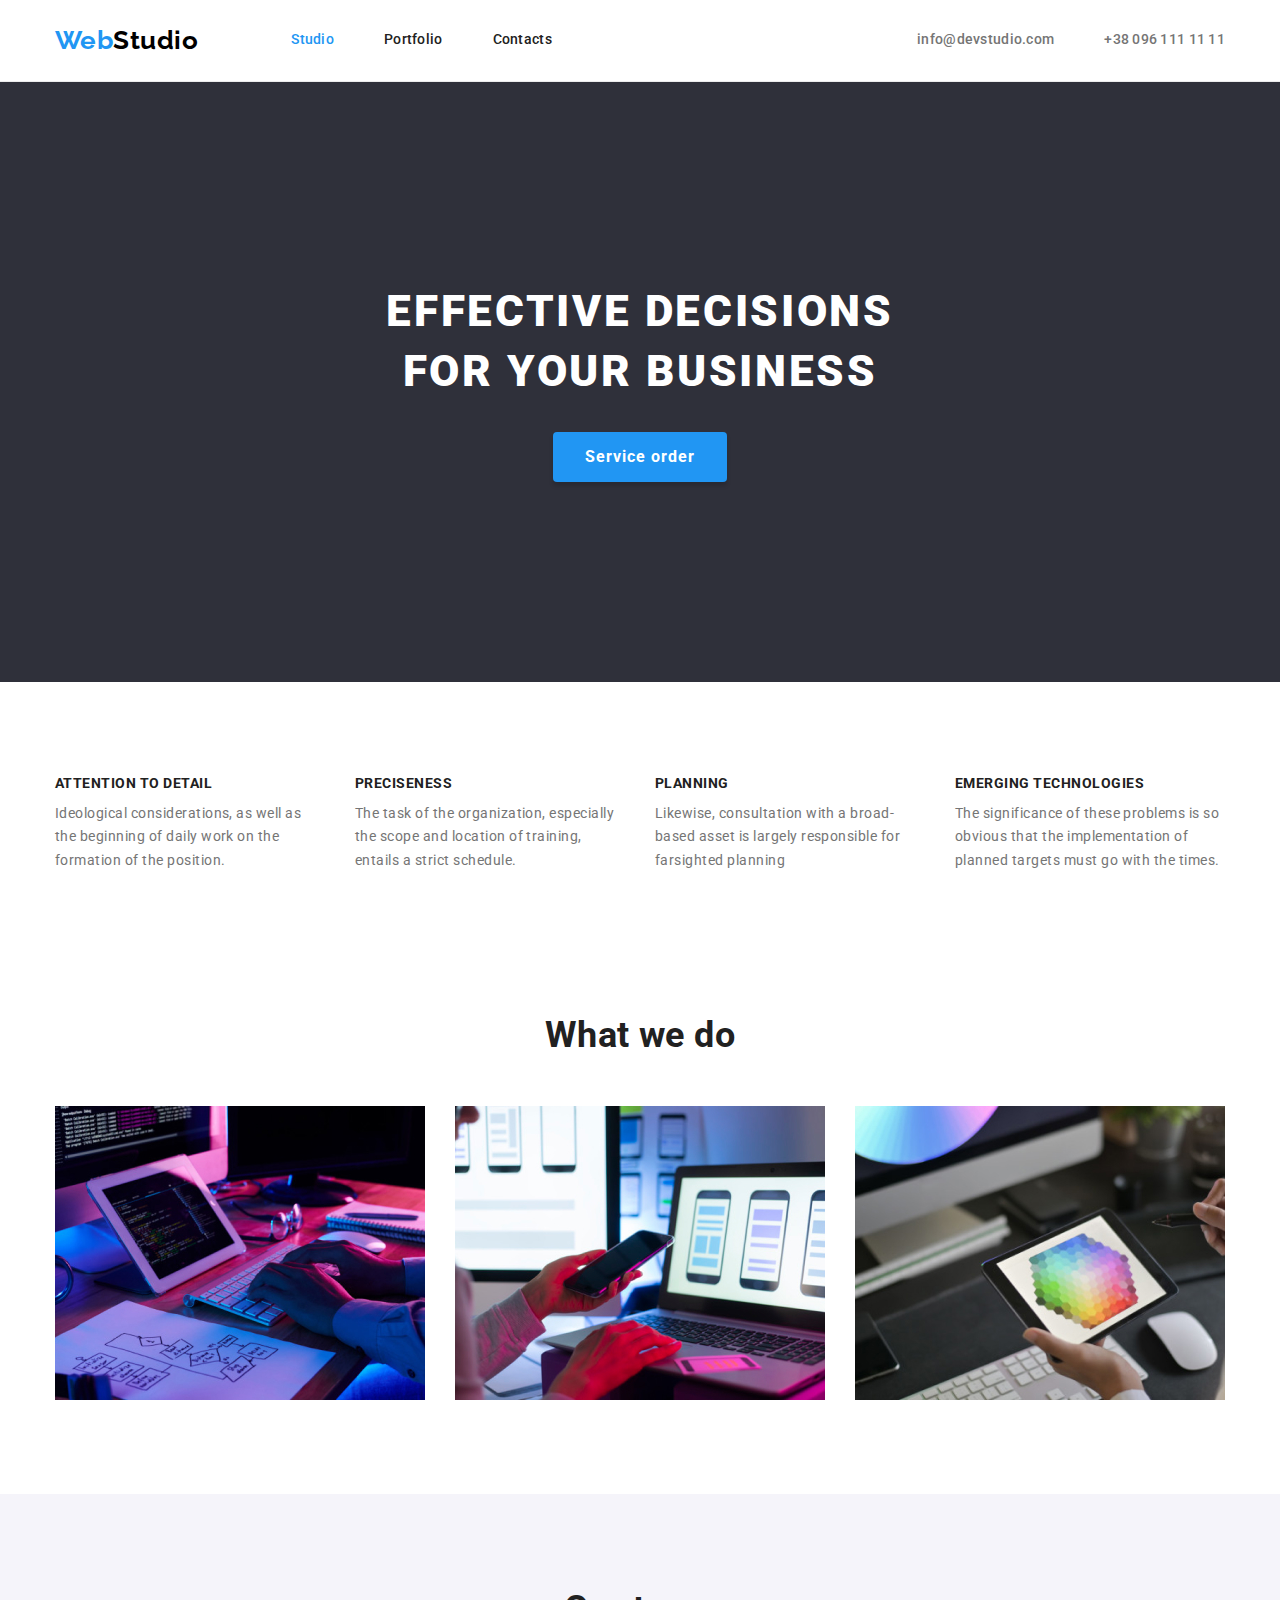
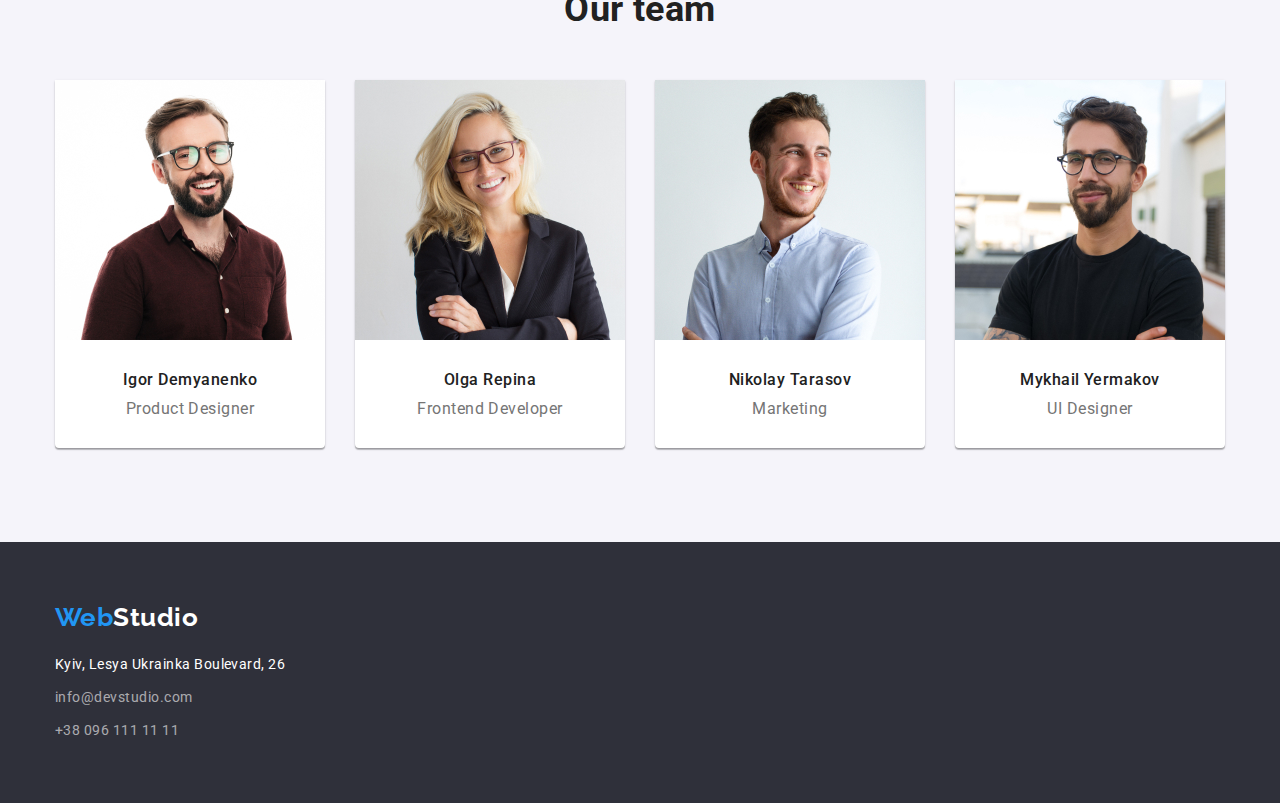
<file: index.html>
<!DOCTYPE html>
<html lang="en">
    <head>
        <meta charset="UTF-8">
        <meta http-equiv="X-UA-Compatible" content="IE=edge">
        <meta name="viewport" content="width=device-width, initial-scale=1.0">
        <link rel="icon" href="./imgs/logo-WebStudio.jpg">
        <title>Web Studio (Version 2.1)</title>
        <link rel="preconnect" href="https://fonts.gstatic.com">
        <link rel="stylesheet" href="https://fonts.googleapis.com/css2?family=Raleway:wght@700&family=Roboto:wght@400;500;700;900&display=swap">
        <link rel="stylesheet" href="https://cdnjs.cloudflare.com/ajax/libs/modern-normalize/1.0.0/modern-normalize.min.css">
        <link rel="stylesheet" href="./css/styles.css">
    </head>

    <body>
        <!-- HEADER -->
        <header class="header-border">
            <div class="container header-position">
                <nav class="header-nav">
                    <a href="./index.html" class="link header-logo"><span class="logo logo-accent">Web</span><span class="logo">Studio</span></a>
                    <ul class="list nav-list">
                        <li class="nav-link"><a href="./index.html" class="link nav-text current">Studio</a></li>
                        <li class="nav-link"><a href="./portfolio.html" class="link nav-text">Portfolio</a></li>
                        <li class="nav-link"><a href="#" class="link nav-text">Contacts</a></li>
                    </ul>
                </nav>
                <ul class="list nav-contacts">
                    <li class="contact-item"><a href="mailto:info@devstudio.com" class="link header-contacts">info@devstudio.com</a></li>
                    <li class="contact-item"><a href="tel:+380961111111" class="link header-contacts">+38 096 111 11 11</a></li>
                </ul>
            </div>
        </header>

        <main>
            <!-- HERO -->
            
                <section class="hero-section">
                    <div class="hero-wrap">
                        <h1 class="hero-title">Effective decisions for your business</h1>
                        <button type="button" class="btn hero-btn-style">Service order</button>
                    </div>
                </section>
            

            <!-- FEATURES -->
            <section class="section features-section">
                <div class="container">
                    <h2 class="section-title visually-hidden">Features</h2>
                    <ul class="list section-list">
                        <li class="section-item-four">
                            <h3 class="features-suptitle">Attention to detail</h3>
                            <p class="features-text">Ideological considerations, as well as the beginning of daily work on the formation of the position.</p>
                        </li>

                        <li class="section-item-four">
                            <h3 class="features-suptitle">Preciseness</h3>
                            <p class="features-text">The task of the organization, especially the scope and location of training, entails a strict schedule.</p>
                        </li>

                        <li class="section-item-four">
                            <h3 class="features-suptitle">Planning</h3>
                            <p class="features-text">Likewise, consultation with a broad-based asset is largely responsible for farsighted planning</p>
                        </li>

                        <li class="section-item-four">
                            <h3 class="features-suptitle">Emerging technologies</h3>
                            <p class="features-text">The significance of these problems is so obvious that the implementation of planned targets must go with the times.</p>
                        </li>
                    </ul>
                </div>
            </section>

            <!-- WHAT WE DO -->
            <section class="section">
                <div class="container">
                    <h2 class="section-title">What we do</h2>
                    <ul class="list section-list">
                        <li class="section-item-three"><img src="./imgs/desk-whatwedo/whatwedo-1.jpg" width="370" height="294" alt="Laying out html"></li>
                        <li class="section-item-three"><img src="./imgs/desk-whatwedo/whatwedo-2.jpg" width="370" height="294" alt="Creating cells' apps"></li>
                        <li class="section-item-three"><img src="./imgs/desk-whatwedo/whatwedo-3.jpg" width="370" height="294" alt="Featuring appearance"></li>
                    </ul>
                </div>
            </section>

            <!-- OUR TEAM -->
            <section class="section our-team">
                <div class="container">
                    <h2 class="section-title">Our team</h2>
                    <ul class="list section-list">
                        <li class="section-item-four section-box">
                            <img src="./imgs/desk-team/team-1.jpg" width="270" height="260" alt="Team worker Igor Demyanenko">
                            <div class="section-text-wrap">
                                <h3 class="our-team-suptitle">Igor Demyanenko</h3>
                                <p class="our-team-name">Product Designer</p>
                            </div>
                        </li>
                    
                        <li class="section-item-four section-box">
                            <img src="./imgs/desk-team/team-2.jpg" width="270" height="260" alt="Team worker Olga Repina">
                            <div class="section-text-wrap">
                                <h3 class="our-team-suptitle">Olga Repina</h3>
                                <p class="our-team-name">Frontend Developer</p>
                            </div>
                        </li>
                    
                        <li class="section-item-four section-box">
                            <img src="./imgs/desk-team/team-3.jpg" width="270" height="260" alt="Team worker Nikolay Tarasov">
                            <div class="section-text-wrap">
                                <h3 class="our-team-suptitle">Nikolay Tarasov</h3>
                                <p class="our-team-name">Marketing</p>
                            </div>
                        </li>
                    
                        <li class="section-item-four section-box">
                            <img src="./imgs/desk-team/team-4.jpg" width="270" height="260" alt="Team worker Mykhail Yermakov">
                            <div class="section-text-wrap">
                                <h3 class="our-team-suptitle">Mykhail Yermakov</h3>
                                <p class="our-team-name">UI Designer</p>
                            </div>
                        </li>
                    </ul>
                </div>
            </section>
        </main>

        <footer class="footer-bg-color">
            <div class="container">
                <section class="footer-section">
                    <h2 class="section-title visually-hidden">Address</h2>
                    <a href="./index.html" class="link footer-logo"><span class="logo logo-accent">Web</span><span class="logo logo-footer-accent">Studio</span></a>
                    <address>
                        <ul class="list">
                            <li class="address-item"><a href="#" rel="noopener noreferrer" class="link footer-address">Kyiv, Lesya Ukrainka Boulevard, 26</a></li>
                            <li class="address-item"><a href="mailto:info@devstudio.com" class="link footer-contacts">info@devstudio.com</a></li> 
                            <li class="address-item"><a href="tel:+380961111111" class="link footer-contacts">+38 096 111 11 11</a></li>        
                        </ul>
                    </address>
                </section>
            </div>
        </footer>

    </body>
</html>
</file>
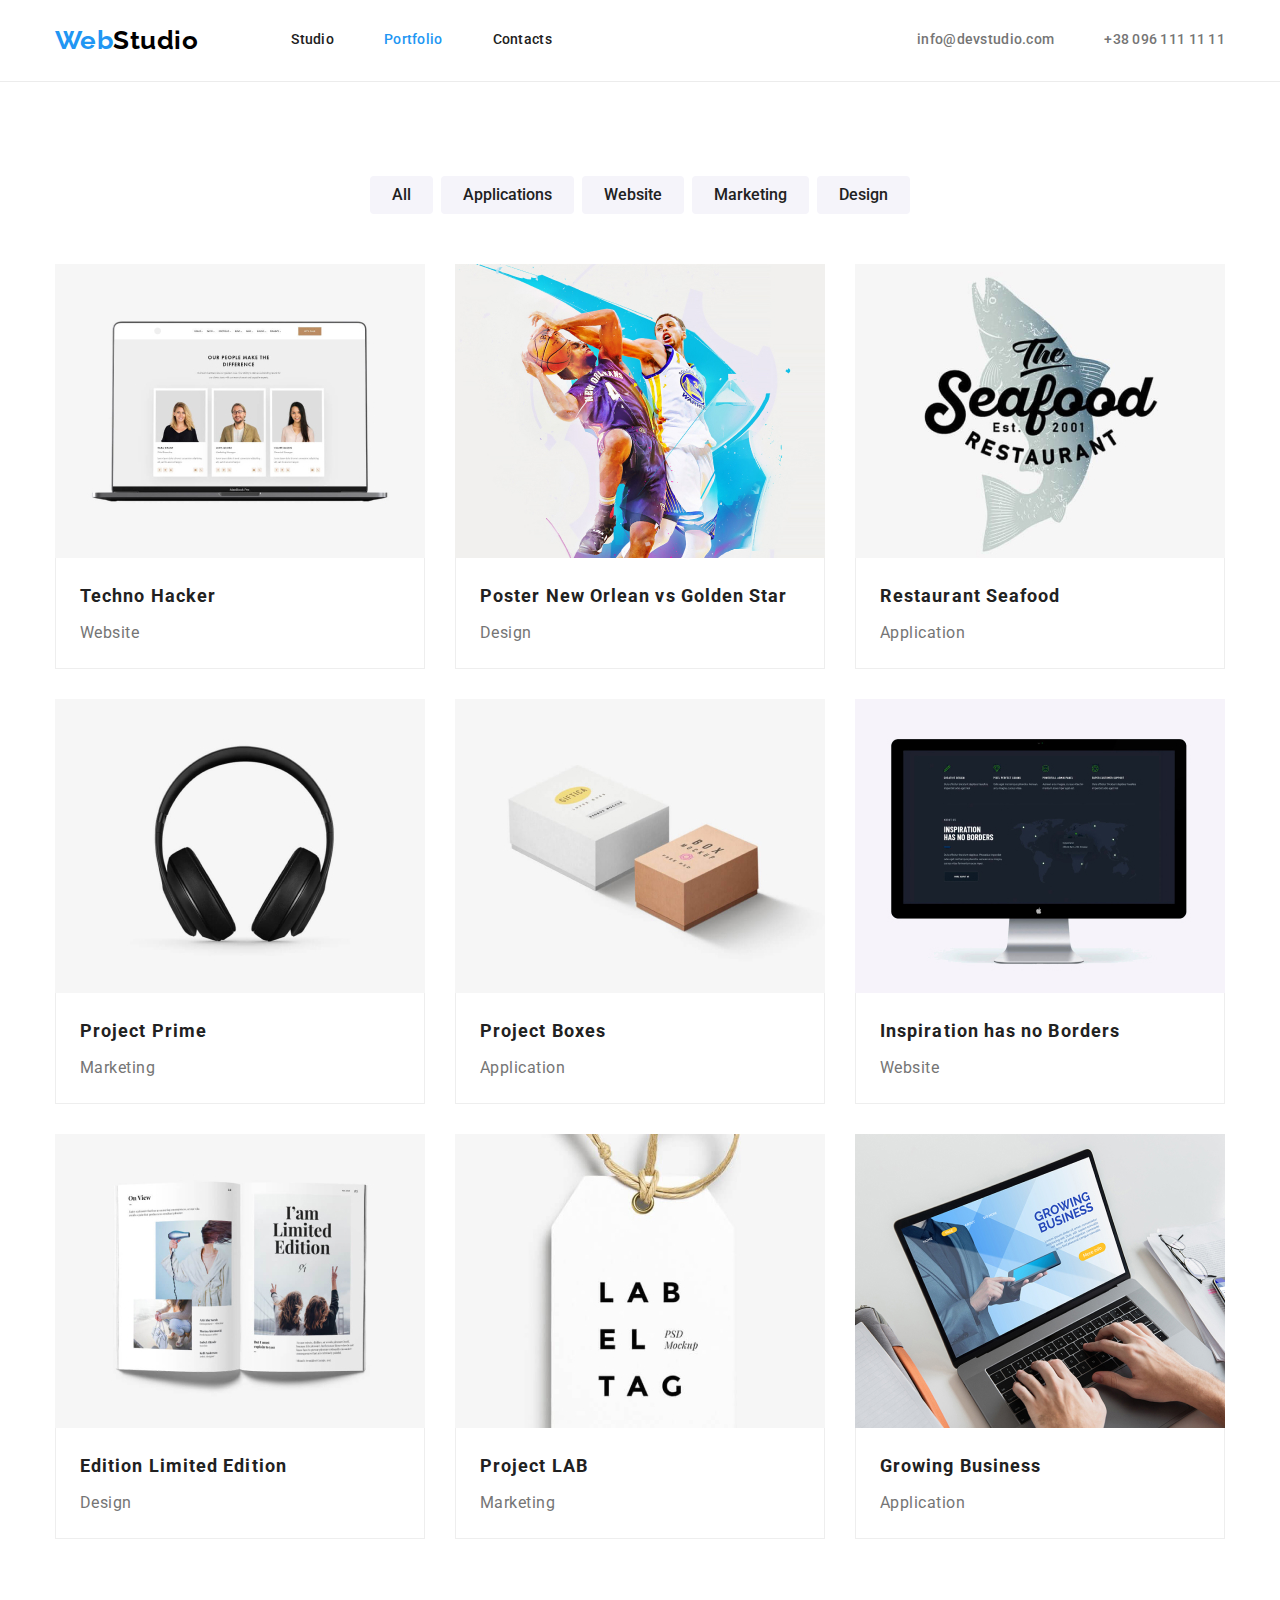
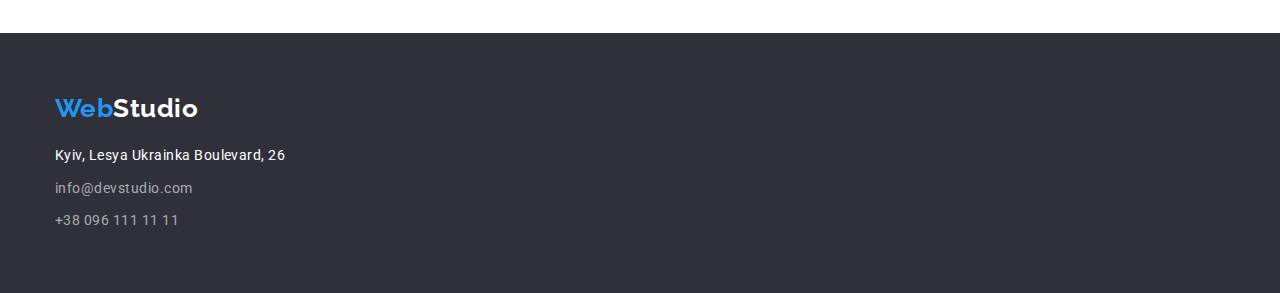
<file: portfolio.html>
<!DOCTYPE html>
<html lang="en">
    <head>
        <meta charset="UTF-8">
        <meta http-equiv="X-UA-Compatible" content="IE=edge">
        <meta name="viewport" content="width=device-width, initial-scale=1.0">
        <link rel="icon" href="./imgs/logo-WebStudio.jpg">
        <title>Web Studio (Version 2.1)</title>
        <link rel="preconnect" href="https://fonts.gstatic.com">
        <link rel="stylesheet" href="https://fonts.googleapis.com/css2?family=Raleway:wght@700&family=Roboto:wght@400;500;700;900&display=swap">
        <link rel="stylesheet" href="https://cdnjs.cloudflare.com/ajax/libs/modern-normalize/1.0.0/modern-normalize.min.css">
        <link rel="stylesheet" href="./css/styles.css">
    </head>

    <body>
        <!-- HEADER -->
        <header class="header-border">
            <div class="container header-position">
                <nav class="header-nav">
                    <a href="./index.html" class="link header-logo"><span class="logo logo-accent">Web</span><span class="logo">Studio</span></a>
                    <ul class="list nav-list">
                        <li class="nav-link"><a href="./index.html" class="link nav-text">Studio</a></li>
                        <li class="nav-link"><a href="./portfolio.html" class="link nav-text current">Portfolio</a></li>
                        <li class="nav-link"><a href="#" class="link nav-text">Contacts</a></li>
                    </ul>
                </nav>
                <ul class="list nav-contacts">
                    <li class="contact-item"><a href="mailto:info@devstudio.com" class="link header-contacts">info@devstudio.com</a></li>
                    <li class="contact-item"><a href="tel:+380961111111" class="link header-contacts">+38 096 111 11 11</a></li>
                </ul>
            </div>
        </header>

        <main>
            <section class="section">
                <div class="container">
                    <h1 class="section-title visually-hidden">Filters</h1>
                    <ul class="list section-filters">
                        <li class="filters-btn"><button type="button" class="btn filter-btn-style">All</button></li>
                        <li class="filters-btn"><button type="button" class="btn filter-btn-style">Applications</button></li>
                        <li class="filters-btn"><button type="button" class="btn filter-btn-style">Website</button></li>
                        <li class="filters-btn"><button type="button" class="btn filter-btn-style">Marketing</button></li>
                        <li class="filters-btn"><button type="button" class="btn filter-btn-style">Design</button></li>
                    </ul>
                                    
                    <h2 class="section-title visually-hidden">Portfolio</h2>
                    <ul class="list section-list">
                        <li class="btn portf-box section-item-three">
                            <img src="./imgs/desk-portf/portf-1.jpg" width="370" height="294" alt="Notebook with website page">
                            <div class="portf-box-border">
                                <h3 class="portfolio-suptitle">Techno Hacker</h3>
                                <p class="portfolio-text">Website</p>
                            </div>
                        </li>
                        <li class="btn portf-box section-item-three">
                            <img src="./imgs/desk-portf/portf-2.jpg" width="370" height="294" alt="Poster with football players">
                            <div class="portf-box-border">
                                <h3 class="portfolio-suptitle">Poster New Orlean vs Golden Star</h3>
                                <p class="portfolio-text">Design</p>
                            </div>
                        </li>
                        <li class="btn portf-box section-item-three">
                            <img src="./imgs/desk-portf/portf-3.jpg" width="370" height="294" alt="Restaurant logotype">
                            <div class="portf-box-border">
                                <h3 class="portfolio-suptitle">Restaurant Seafood</h3>
                                <p class="portfolio-text">Application</p>
                            </div>
                        </li>
                        <li class="btn portf-box section-item-three">
                            <img src="./imgs/desk-portf/portf-4.jpg" width="370" height="294" alt="Headphones">
                            <div class="portf-box-border">
                                <h3 class="portfolio-suptitle">Project Prime</h3>
                                <p class="portfolio-text">Marketing</p>
                            </div>
                        </li>
                        <li class="btn portf-box section-item-three">
                            <img src="./imgs/desk-portf/portf-5.jpg" width="370" height="294" alt="One big and one smaller boxes">
                            <div class="portf-box-border">
                                <h3 class="portfolio-suptitle">Project Boxes</h3>
                                <p class="portfolio-text">Application</p>
                            </div>
                        </li>
                        <li class="btn portf-box section-item-three">
                            <img src="./imgs/desk-portf/portf-6.jpg" width="370" height="294" alt="Big monitor with black website">
                            <div class="portf-box-border">
                                <h3 class="portfolio-suptitle">Inspiration has no Borders</h3>
                                <p class="portfolio-text">Website</p>
                            </div>
                        </li>
                        <li class="btn portf-box section-item-three">
                            <img src="./imgs/desk-portf/portf-7.jpg" width="370" height="294" alt="Opened book">
                            <div class="portf-box-border">
                                <h3 class="portfolio-suptitle">Edition Limited Edition</h3>
                                <p class="portfolio-text">Design</p>
                            </div>
                        </li>
                        <li class="btn portf-box section-item-three">
                            <img src="./imgs/desk-portf/portf-8.jpg" width="370" height="294" alt="Label with the name of project LAB">
                            <div class="portf-box-border">
                                <h3 class="portfolio-suptitle">Project LAB</h3>
                                <p class="portfolio-text">Marketing</p>
                            </div>
                        </li>
                        <li class="btn portf-box section-item-three">
                            <img src="./imgs/desk-portf/portf-9.jpg" width="370" height="294" alt="Notebook with printing hands">
                            <div class="portf-box-border">
                                <h3 class="portfolio-suptitle">Growing Business</h3>
                                <p class="portfolio-text">Application</p>
                            </div>
                        </li>
                    </ul>
                </div>
            </section>
        </main>

        <footer class="footer-bg-color">
            <div class="container">
                <section class="footer-section">
                    <h2 class="section-title visually-hidden">Address</h2>
                    <a href="./index.html" class="link footer-logo"><span class="logo logo-accent">Web</span><span class="logo logo-footer-accent">Studio</span></a>
                    <address>
                        <ul class="list">
                            <li class="address-item"><a href="#" rel="noopener noreferrer" class="link footer-address">Kyiv, Lesya Ukrainka Boulevard, 26</a></li>
                            <li class="address-item"><a href="mailto:info@devstudio.com" class="link footer-contacts">info@devstudio.com</a></li> 
                            <li class="address-item"><a href="tel:+380961111111" class="link footer-contacts">+38 096 111 11 11</a></li>        
                        </ul>
                    </address>
                </section>
            </div>
        </footer>

    </body>
</html>
</file>
<file: css/styles.css>
:root {
    --main-font: 'Roboto', sans-serif;
    --spec-font: 'Raleway', sans-serif;
    --logo-base-color: rgba(0, 0, 0, 1);
    --norm-accent-color: rgba(255, 255, 255, 1);
    --spec-accent-color: rgba(33, 150, 243, 1);
    --hero-btn-hover: rgba(24, 140, 232, 1);
    --spec-bg-color: rgba(245, 244, 250, 1);
    --footer-bg: rgba(47, 48, 58, 1);
    --footer-contact-text-color: rgba(255, 255, 255, 0.6);
    --titles-color: rgba(33, 33, 33, 1);
    --text-color: rgba(117, 117, 117, 1);
    --header-border: rgba(236, 236, 236, 1);
}

/* RESET STYLES */
body {
    font-family: var(--main-font);
    font-weight: 400;
    font-style: normal;
    letter-spacing: 0.03em;
    background-color: var(--norm-accent-color);
    color: var(--text-color);
}

img {
    display: block;
    max-width: 100%;
    height: auto;
}

h1,
h2,
h3,
h4,
h5,
h6,
p {
    margin: 0;
}

.list {
    list-style: none;
    padding-left: 0;
    margin: 0;
}

.link {
    text-decoration: none;
    display: block;
}

.btn {
    cursor: pointer;
    border: none;
    padding: 0;
}
/* END RESET STYLES */

/* POSITIONING */
.container {
    width: 1200px;
    padding-left: 15px;
    padding-right: 15px;
    margin: 0 auto;
}

.section {
    padding-top: 94px;
    padding-bottom: 94px;
}

.features-section {
    padding-bottom: 47px;
}

.footer-section {
    padding: 60px 0;
}

.header-position {
    display: flex;
    justify-content: space-between;
    align-items: center;
}

.header-nav {
    display: flex;
}

.header-logo {
    padding: 25px 0;
    margin-right: 93px;
    align-items: center;
}

.nav-list,
.nav-contacts {
    display: flex;
    align-items: center;
}

.nav-link:not(:last-child) {
    margin-right: 50px;
}

.contact-item:not(:first-child)  {
    margin-left: 50px;
}

.section-list {
    display: flex;
    flex-wrap: wrap;
    margin-top: -30px;
    margin-left: -30px;
}

.section-item-four {
    margin-top: 30px;
    margin-left: 30px;
    flex-basis: calc((100% / 4) - 30px);
}

.section-item-three {
    margin-top: 30px;
    margin-left: 30px;
    flex-basis: calc((100% / 3) - 30px);
}

.section-filters {
    display: flex;
    flex-wrap: wrap;
    justify-content: center;
}

.filters-btn {
    padding-bottom: 50px;
}

.filters-btn:not(:last-child) {
    margin-right: 8px;
}


/* END POSITIONING */

/* COMPONENTS */

/* HOVER FOCUS CURRENT */
.nav-link .current {
    color: var(--spec-accent-color);  
}

.link:hover,
.link:focus {
    color: var(--spec-accent-color);    
} 

.logo:hover,
.logo:focus {
    color: var(--spec-accent-color);
}
/* END HOVER FOCUS CURRENT */

.visually-hidden {
    position: absolute;
    clip: rect(0 0 0 0);
    width: 1px;
    height: 1px;
    margin: -1px;
}

/* END COMPONENTS */

/* LOGOTYPE */
.logo {
    font-family: var(--spec-font);
    font-weight: 700;
    font-size: 26px;
    line-height: 1.19;
    /* line-height: 31px; */
    color: var(--logo-base-color);
}

.logo-accent {
    color: var(--spec-accent-color);
}

.logo-footer-accent {
    color: var(--norm-accent-color);
}
/* END LOGOTYPE */

/* HEADER */
.header-border {
    border-bottom: 1px solid;
    border-color: var(--header-border);
}

.nav-text,
.header-contacts {
    font-weight: 500;
    font-size: 14px;
    line-height: 1.14;
    /*line-height: 16px;*/
    letter-spacing: 0.02em;
    padding: 32px 0;
}
.nav-text {
    color: var(--titles-color);
}

.header-contacts {
    color: inherit;
}
/* END HEADER */

/* HERO */
.hero-section {
    background-color: var(--footer-bg);
    padding: 200px 0;
}

.hero-wrap {
    width: 550px;
    margin-left: auto;
    margin-right: auto;
    text-align: center;
}

.hero-title {
    font-weight: 900;
    font-size: 44px;
    line-height: 1.36;
    /*line-height: 60px; */
    text-align: center;
    letter-spacing: 0.06em;
    text-transform: uppercase;
    color: var(--norm-accent-color);
    margin-bottom: 30px;
}

.hero-btn-style {
    font-weight: 700;
    font-size: 16px;
    line-height: 1.875;
    /* line-height: 30px;*/
    letter-spacing: 0.06em;
    color: var(--norm-accent-color);

    padding: 10px 32px;

    box-shadow: 0px 4px 4px rgba(0, 0, 0, 0.15);
    border-radius: 4px;
    background-color: var(--spec-accent-color);
}

.hero-btn-style:hover,
.hero-btn-style:focus {
    background-color: var(--hero-btn-hover);
    outline: none;
}
/* END HERO */

/* TITLES TEXT STYLE */
.section-title {
    font-weight: 700;
    font-size: 36px;
    line-height: 1.17;
    /*line-height: 42px; */
    text-align: center;
    color: var(--titles-color);

    margin-bottom: 50px;
}

/* END TITLES TEXT STYLE */

/* FEATURES */


.features-suptitle {
    font-weight: 700;
    font-size: 14px;
    line-height: 1.14;
    /*line-height: 16px;*/
    text-transform: uppercase;
    color: var(--titles-color);

    margin-bottom: 10px;
}

.features-text {
    font-size: 14px;
    line-height: 1.7;
    /*line-height: 24px; */
}
/* END FEATURES */

/* WHAT WE DO */

/* END WHAT WE DO */

/* OUR TEAM */
.our-team {
    background-color: var(--spec-bg-color);
}

.our-team-suptitle {
    margin-bottom: 10px;
    font-weight: 500;
    font-size: 16px;
    line-height: 1.19;
   /* line-height: 19px; */
    color: var(--titles-color);
}

.our-team-name {
    font-size: 16px;
    line-height: 1.19;
    /* line-height: 19px; */
}


.section-box {
    background: var(--norm-accent-color);
    box-shadow: 0px 1px 3px rgba(0, 0, 0, 0.12),
                0px 1px 1px rgba(0, 0, 0, 0.14),   
                0px 2px 1px rgba(0, 0, 0, 0.2);
    border-radius: 0px 0px 4px 4px;
}

.section-text-wrap {
    padding: 30px 0;
    text-align: center;
}
/* END OUR TEAM */

/* FOOTER */
.footer-logo {
    margin-bottom: 20px;
}

.footer-bg-color {
    background-color: var(--footer-bg);
}

.footer-address,
.footer-contacts {
    font-style: normal;
    font-size: 14px;
    line-height: 1.7;
    /*line-height: 24px; */
}
.address-item:not(:last-child) {
    margin-bottom: 9px;
}

.footer-address {
    color: var(--norm-accent-color);
}
.footer-contacts {
    color: var(--footer-contact-text-color);
}
/* END FOOTER */

/* PORTFOLIO */
.filter-btn-style {
    font-weight: 500;
    font-size: 16px;
    line-height: 1.625;
    /*line-height: 26px; */
    color: var(--titles-color);
    background: var(--spec-bg-color);
    border-radius: 4px;
    padding: 6px 22px;
}

.filter-btn-style:hover,
.filter-btn-style:focus {
    background: var(--spec-accent-color);
    color: var(--norm-accent-color);
}

.portf-box {
    background: var(--norm-accent-color);
}

.portf-box:hover,
.portf-box:focus {
    box-shadow:
        0px 1px 1px rgba(0, 0, 0, 0.12),
        0px 4px 4px rgba(0, 0, 0, 0.06),
        1px 4px 6px rgba(0, 0, 0, 0.16);
}

.portf-box-border {
    padding: 20px 24px;
    border-left: 1px solid rgba(238, 238, 238, 1);
    border-right: 1px solid rgba(238, 238, 238, 1);
    border-bottom: 1px solid rgba(238, 238, 238, 1);
}

.portfolio-suptitle {
    font-weight: 700;
    font-size: 18px;
    line-height: 2.0;
    /* line-height: 36px;*/
    letter-spacing: 0.06em;
    margin-bottom: 4px;
    color: var(--titles-color);
}

.portfolio-text {
    font-size: 16px;
    line-height: 1.875;
    /*line-height: 30px; */
}
/* END PORTFOLIO */
</file>
